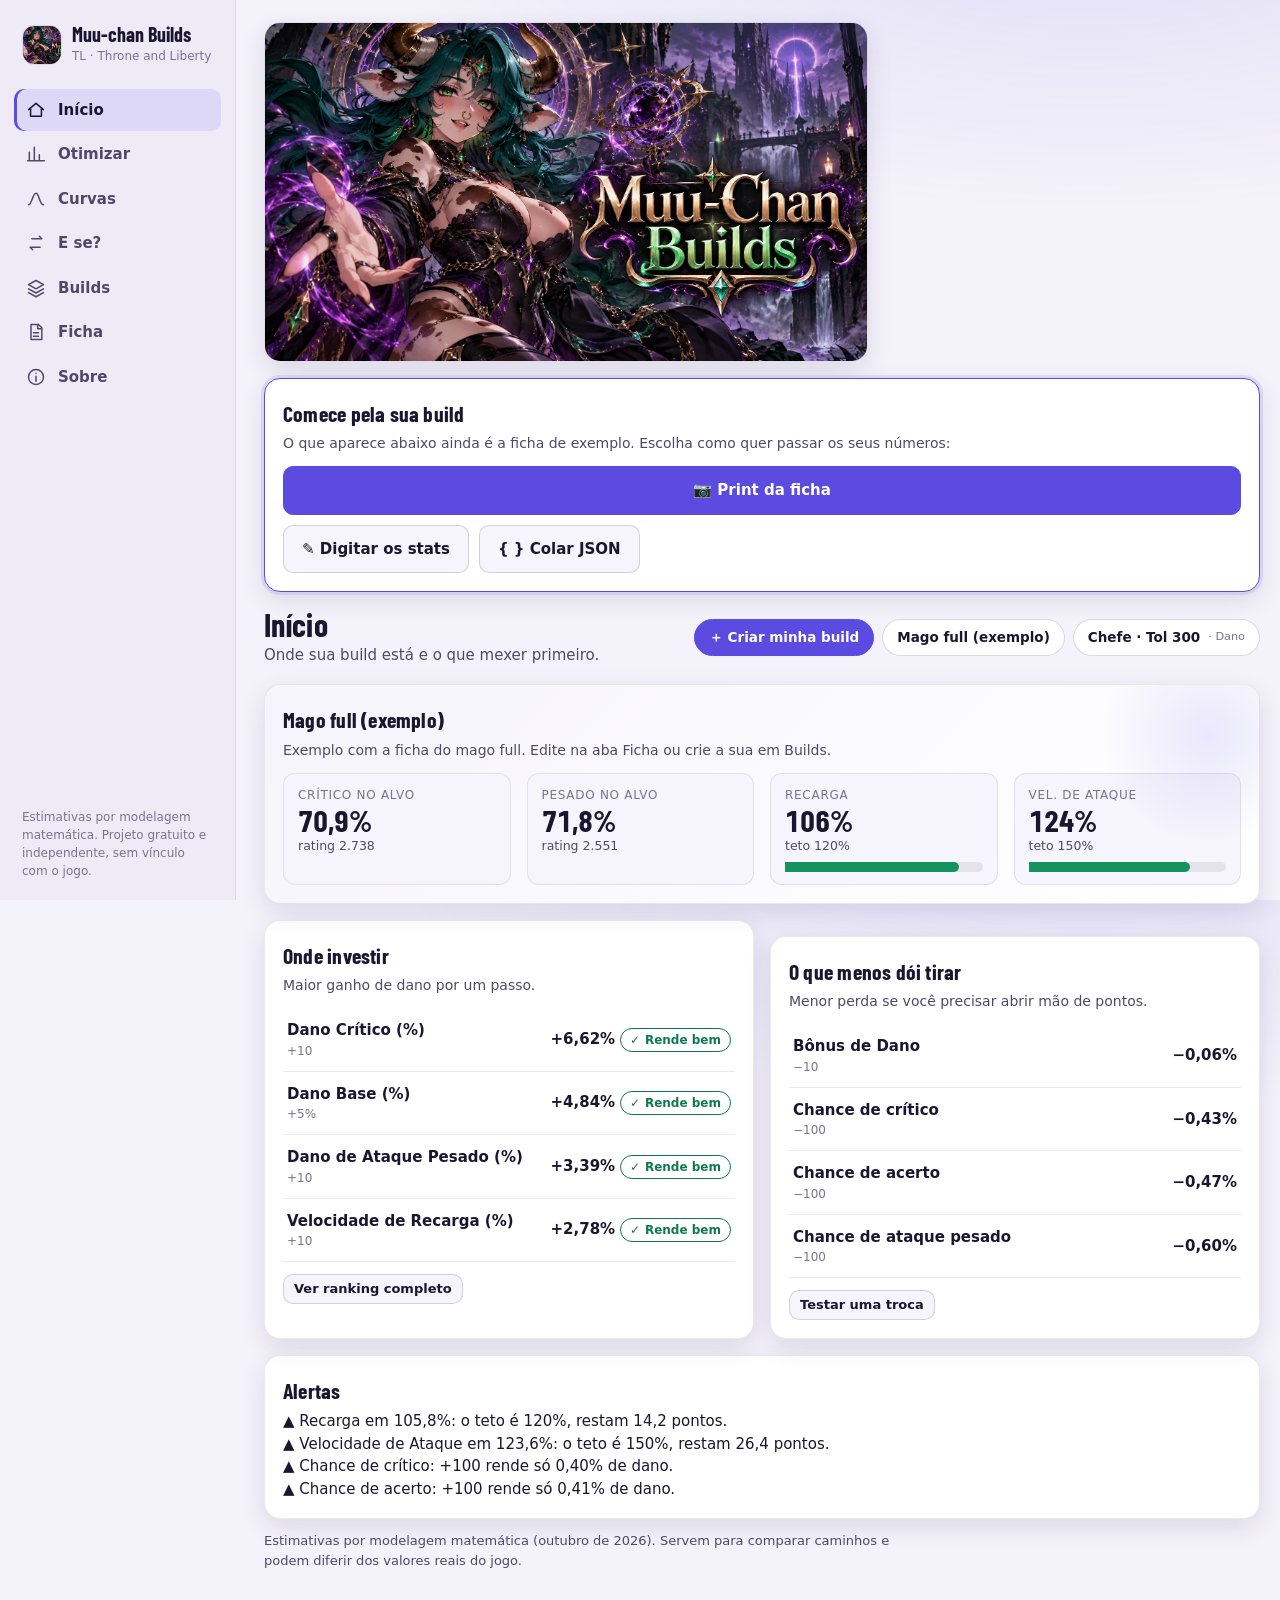
<file: index.html>
<!doctype html>
<html lang="pt-BR">
<head>
<meta charset="utf-8">
<meta name="viewport" content="width=device-width, initial-scale=1, viewport-fit=cover">
<title>Muu-chan Builds TL</title>
<meta name="theme-color" content="#0f0d17">
<meta name="description" content="Otimizador de build de Throne and Liberty: retorno decrescente de cada stat e simulação de trocas.">
<link rel="manifest" href="manifest.webmanifest">
<link rel="icon" href="icons/favicon-64.png" type="image/png">
<link rel="apple-touch-icon" href="icons/icon-192.png">
<link rel="preconnect" href="https://fonts.googleapis.com">
<link rel="stylesheet" href="https://fonts.googleapis.com/css2?family=Barlow+Condensed:wght@600;700&display=swap">
<link rel="stylesheet" href="css/app.css">
</head>
<body>
<div class="app">
  <aside class="side">
    <div class="brand">
      <img class="avatar" src="img/muu-chan.webp" alt="Muu-chan">
      <div><b>Muu-chan Builds</b><small>TL · Throne and Liberty</small></div>
    </div>
    <nav class="nav" id="nav" aria-label="Seções"></nav>
    <div class="grow"></div>
    <p class="muted" style="font-size:12px;margin:0 8px">Estimativas por modelagem matemática. Projeto gratuito e independente, sem vínculo com o jogo.</p>
  </aside>
  <main class="main" id="view"></main>
</div>
<nav class="bnav" id="bnav" aria-label="Seções"></nav>
<dialog id="sheet" aria-label="Alvo e foco"></dialog>
<script src="js/engine.js"></script>
<script src="js/ocr.js"></script>
<script src="js/app.js"></script>
</body>
</html>
</file>
<file: css/app.css>
/* Otimizador de Build (Throne and Liberty): tema escuro por padrao, claro pelo sistema ou pelo botao. */
:root {
  --bg: #0f0d17; --bg2: #14111f; --card: #1a1628; --card2: #231d36; --line: rgba(255,255,255,.08); --line2: rgba(255,255,255,.14);
  --ink: #eeeaf7; --ink2: #b9b3cf; --muted: #8a839f;
  --accent: #8b7cff; --accent-ink: #ffffff; --accent-soft: rgba(139,124,255,.16); --gold: #e9b949;
  --good: #3ecf8e; --warn: #f5b942; --crit: #ff6b6b; --zero: #6b6580;
  --good-ink: #5ce0a6; --warn-ink: #f7c761; --crit-ink: #ff8f8f;
  --grid: rgba(255,255,255,.07); --shadow: 0 10px 30px rgba(0,0,0,.35); --band: .16;
  --display: "Barlow Condensed", "Arial Narrow", system-ui, sans-serif;
  --sans: system-ui, -apple-system, "Segoe UI", Roboto, sans-serif;
  color-scheme: dark;
}
@media (prefers-color-scheme: light) { :root:not([data-theme="dark"]) {
  --bg: #f4f2fa; --bg2: #ece9f6; --card: #ffffff; --card2: #f6f4fc; --line: rgba(27,22,48,.09); --line2: rgba(27,22,48,.16);
  --ink: #1b1630; --ink2: #4f4968; --muted: #7a7491; --accent: #5b4be0; --accent-soft: rgba(91,75,224,.12); --gold: #b7791f;
  --good: #14935f; --warn: #c98500; --crit: #d03b3b; --good-ink: #0e7a4d; --warn-ink: #8a5a00; --crit-ink: #b02a2a;
  --grid: rgba(27,22,48,.08); --shadow: 0 8px 24px rgba(40,30,90,.12); --band: .12; color-scheme: light; } }
:root[data-theme="light"] {
  --bg: #f4f2fa; --bg2: #ece9f6; --card: #ffffff; --card2: #f6f4fc; --line: rgba(27,22,48,.09); --line2: rgba(27,22,48,.16);
  --ink: #1b1630; --ink2: #4f4968; --muted: #7a7491; --accent: #5b4be0; --accent-soft: rgba(91,75,224,.12); --gold: #b7791f;
  --good: #14935f; --warn: #c98500; --crit: #d03b3b; --good-ink: #0e7a4d; --warn-ink: #8a5a00; --crit-ink: #b02a2a;
  --grid: rgba(27,22,48,.08); --shadow: 0 8px 24px rgba(40,30,90,.12); --band: .12; color-scheme: light; }

* { box-sizing: border-box; -webkit-tap-highlight-color: transparent; }
html, body { height: 100%; }
body { margin: 0; background: radial-gradient(1200px 500px at 85% -10%, var(--accent-soft), transparent 60%), var(--bg); color: var(--ink);
  font-family: var(--sans); font-size: 15px; line-height: 1.5; }
h1, h2, h3 { font-family: var(--display); font-weight: 700; letter-spacing: .01em; margin: 0; text-wrap: balance; }
h1 { font-size: 2rem; line-height: 1.05; } h2 { font-size: 1.35rem; } h3 { font-size: 1.1rem; }
button, input, select, textarea { font: inherit; color: inherit; }
:focus-visible { outline: 2px solid var(--accent); outline-offset: 2px; border-radius: 6px; }
.num { font-variant-numeric: tabular-nums; white-space: nowrap; }
.muted { color: var(--muted); } .ink2 { color: var(--ink2); }
[hidden] { display: none !important; }

/* shell */
.app { display: grid; grid-template-columns: 236px minmax(0, 1fr); min-height: 100%; }
.side { position: sticky; top: 0; height: 100vh; padding: 20px 14px; display: flex; flex-direction: column; gap: 6px; border-right: 1px solid var(--line); background: color-mix(in srgb, var(--bg2) 70%, transparent); }
.brand { display: flex; align-items: center; gap: 10px; padding: 4px 8px 16px; }
.brand svg { width: 34px; height: 34px; flex: none; }
.brand .avatar { width: 40px; height: 40px; flex: none; border-radius: 12px; object-fit: cover; object-position: 28% 22%; border: 1px solid var(--line); }
.banner { border-radius: 16px; overflow: hidden; border: 1px solid var(--line); box-shadow: var(--shadow); margin-bottom: 16px; aspect-ratio: 16 / 9; max-height: 340px; }
.banner img { width: 100%; height: 100%; object-fit: cover; object-position: 30% 35%; display: block; }
.brand b { font-family: var(--display); font-size: 1.25rem; line-height: 1; display: block; }
.brand small { color: var(--muted); font-size: 12px; }
.nav { display: flex; flex-direction: column; gap: 2px; }
.nav a { display: flex; align-items: center; gap: 12px; padding: 10px 12px; border-radius: 10px; color: var(--ink2); text-decoration: none; font-weight: 600; }
.nav a svg { width: 20px; height: 20px; flex: none; }
.nav a:hover { background: var(--accent-soft); color: var(--ink); }
.nav a[aria-current=page] { background: var(--accent-soft); color: var(--ink); box-shadow: inset 3px 0 0 var(--accent); }
.side .grow { flex: 1; }
.main { min-width: 0; padding: 22px max(20px, env(safe-area-inset-right, 0px)) 60px 28px; max-width: 1120px; width: 100%; }
.top { display: flex; align-items: center; gap: 12px; flex-wrap: wrap; margin-bottom: 18px; }
.top .title { flex: 1 1 220px; min-width: 0; }
.top .title p { margin: 2px 0 0; color: var(--ink2); }
.ctx { display: flex; gap: 8px; flex-wrap: wrap; }
.pillbtn { display: inline-flex; align-items: center; gap: 8px; background: var(--card); border: 1px solid var(--line2); color: var(--ink); border-radius: 99px; padding: 7px 14px; cursor: pointer; font-weight: 600; font-size: 13.5px; }
.pillbtn:hover { border-color: var(--accent); }
.pillbtn.cta { background: var(--accent); border-color: var(--accent); color: var(--accent-ink); }
.pillbtn.cta:hover { filter: brightness(1.08); }
.card.start { border-color: var(--accent); box-shadow: 0 0 0 3px var(--accent-soft), var(--shadow); margin-bottom: 16px; }
.pill.off { opacity: .45; }
.vazio { padding: 18px; border: 1px dashed var(--line2); border-radius: 12px; color: var(--ink2); }
@media (min-width: 900px) { .scrollx { flex-wrap: wrap; overflow-x: visible; } }
.metodos { display: grid; grid-template-columns: repeat(3, 1fr); gap: 10px; }
.metodo { display: flex; flex-direction: column; align-items: flex-start; gap: 2px; text-align: left; padding: 12px; border: 2px solid var(--line2); background: var(--card); color: var(--ink); border-radius: 14px; cursor: pointer; font: inherit; }
.metodo .mi { font-size: 20px; line-height: 1.2; } .metodo small { color: var(--muted); font-size: 12px; }
.metodo:hover { border-color: var(--accent); }
.metodo[aria-selected=true] { border-color: var(--accent); background: var(--accent-soft); }
.confirmbar { position: sticky; bottom: 12px; z-index: 15; display: flex; justify-content: space-between; align-items: center; gap: 12px; flex-wrap: wrap; margin-top: 16px; padding: 12px 16px; border-radius: 16px; background: var(--card); border: 2px solid var(--accent); box-shadow: var(--shadow); }
.confirmbar .cb-t b, .confirmbar .cb-t small { display: block; } .confirmbar .cb-t small { color: var(--muted); font-size: 12.5px; }
@media (max-width: 899px) { .confirmbar { bottom: calc(72px + env(safe-area-inset-bottom, 0px)); } }
@media (max-width: 560px) { .metodos { grid-template-columns: 1fr; } .metodo { flex-direction: row; align-items: center; gap: 10px; flex-wrap: wrap; } .metodo small { flex-basis: 100%; } }
.btn.big { padding: 12px 18px; font-size: 15px; font-weight: 700; }
.pillbtn small { color: var(--muted); font-weight: 500; }

/* cards */
.card { background: var(--card); border: 1px solid var(--line); border-radius: 16px; padding: 18px; box-shadow: var(--shadow); min-width: 0; }
.card + .card, .stack > * + * { margin-top: 16px; }
.grid { display: grid; gap: 16px; }
.g2 { grid-template-columns: repeat(2, minmax(0, 1fr)); } .g3 { grid-template-columns: repeat(3, minmax(0, 1fr)); } .g4 { grid-template-columns: repeat(4, minmax(0, 1fr)); }
.card h2 { margin-bottom: 4px; } .card .sub { color: var(--ink2); margin: 0 0 12px; font-size: 14px; }
.hero { background: linear-gradient(135deg, var(--card2), var(--card)); position: relative; overflow: hidden; }
.hero::after { content: ""; position: absolute; right: -60px; top: -60px; width: 220px; height: 220px; border-radius: 50%; background: radial-gradient(circle, var(--accent-soft), transparent 70%); }
.tile { background: var(--card2); border: 1px solid var(--line); border-radius: 12px; padding: 12px 14px; }
.tile .k { font-size: 12px; letter-spacing: .06em; text-transform: uppercase; color: var(--muted); }
.tile .v { font-family: var(--display); font-size: 1.9rem; font-weight: 700; line-height: 1.1; font-variant-numeric: tabular-nums; }
.tile .d { font-size: 12.5px; color: var(--ink2); }
.lead { font-size: 17px; margin: 0 0 14px; max-width: 70ch; } .lead strong { color: var(--ink); }
.note { font-size: 13px; color: var(--ink2); margin: 12px 0 0; max-width: 78ch; }

/* chips / zonas */
.chip { display: inline-flex; align-items: center; gap: 5px; font-size: 12px; font-weight: 700; padding: 2px 9px; border-radius: 99px; border: 1px solid currentColor; white-space: nowrap; }
.z-good { color: var(--good-ink); } .z-warn { color: var(--warn-ink); } .z-crit { color: var(--crit-ink); } .z-zero { color: var(--muted); }
.bar { height: 10px; background: var(--grid); border-radius: 0 5px 5px 0; overflow: hidden; }
.bar i { display: block; height: 100%; border-radius: 0 5px 5px 0; transition: width .3s ease; }
i.f-good { background: var(--good); } i.f-warn { background: var(--warn); } i.f-crit { background: var(--crit); } i.f-zero { background: var(--zero); }

/* ranking */
.rk { display: grid; grid-template-columns: minmax(0, 1.3fr) minmax(0, 1.6fr) 80px 120px; gap: 6px 16px; align-items: center; padding: 11px 4px; border-bottom: 1px solid var(--line); }
.rk:last-child { border-bottom: 0; }
.rk .nm { font-weight: 600; } .rk .nm small { display: block; color: var(--muted); font-weight: 400; font-size: 12px; }
.rk .bw { display: flex; align-items: center; gap: 10px; } .rk .bw .bar { flex: 1; } .rk .bw b { min-width: 64px; text-align: right; }
.rk .ds { color: var(--ink2); text-align: right; }
.mo { display: none; }
.rkh { font-size: 11.5px; letter-spacing: .06em; text-transform: uppercase; color: var(--muted); border-bottom: 1px solid var(--line2); }

/* controles */
.seg { display: inline-flex; background: var(--bg2); border: 1px solid var(--line); border-radius: 10px; padding: 3px; gap: 2px; flex-wrap: wrap; }
.seg button { border: 0; background: transparent; padding: 6px 12px; border-radius: 8px; cursor: pointer; color: var(--ink2); font-weight: 600; font-size: 13.5px; }
.seg button[aria-pressed=true] { background: var(--accent); color: var(--accent-ink); }
.btn { border: 1px solid var(--line2); background: var(--card2); color: var(--ink); border-radius: 10px; padding: 8px 14px; cursor: pointer; font-weight: 600; }
.btn:hover { border-color: var(--accent); } .btn.main { background: var(--accent); border-color: var(--accent); color: var(--accent-ink); } .btn.sm { padding: 4px 10px; font-size: 13px; } .btn.danger:hover { border-color: var(--crit); color: var(--crit-ink); }
.field { display: flex; flex-direction: column; gap: 4px; min-width: 0; }
.field > span, .lab { font-size: 12px; letter-spacing: .05em; text-transform: uppercase; color: var(--muted); }
input[type=number], input[type=text], select, textarea { background: var(--bg2); border: 1px solid var(--line2); border-radius: 10px; padding: 8px 10px; min-width: 0; width: 100%; }
input[type=number] { font-variant-numeric: tabular-nums; }
input[type=range] { width: 100%; accent-color: var(--accent); }
.row { display: flex; flex-wrap: wrap; gap: 10px; align-items: center; }
.pills { display: flex; gap: 6px; flex-wrap: wrap; }
.pill { border: 1px solid var(--line2); background: transparent; color: var(--ink2); border-radius: 99px; padding: 4px 11px; cursor: pointer; font-size: 13px; }
.pill:hover, .pill.on { border-color: var(--accent); color: var(--ink); background: var(--accent-soft); }
.scrollx { display: flex; gap: 6px; overflow-x: auto; padding-bottom: 6px; scrollbar-width: thin; }
.scrollx .pill { flex: none; }

/* grafico */
.chart { position: relative; } .chart svg { width: 100%; height: auto; display: block; touch-action: pan-y; }
.band { fill-opacity: var(--band); } .band.z-good { fill: var(--good); } .band.z-warn { fill: var(--warn); } .band.z-crit { fill: var(--crit); } .band.z-zero { fill: var(--zero); }
.gl { stroke: var(--grid); } .ax { stroke: var(--line2); } .rf { stroke: var(--muted); stroke-dasharray: 2 4; }
.tk { fill: var(--muted); font-size: 11.5px; font-variant-numeric: tabular-nums; } .lb { fill: var(--ink2); font-size: 12px; font-weight: 700; }
.ln { fill: none; stroke: var(--accent); stroke-width: 2.6; stroke-linejoin: round; stroke-linecap: round; }
.you { fill: var(--gold); stroke: var(--card); stroke-width: 2.5; } .stp { stroke: var(--ink2); stroke-dasharray: 4 3; } .xh { stroke: var(--ink2); }
.tip { position: absolute; top: 8px; width: 190px; background: var(--card2); border: 1px solid var(--line2); border-radius: 10px; padding: 9px 11px; font-size: 12.5px; line-height: 1.45; pointer-events: none; box-shadow: var(--shadow); }

/* e se */
.wf { display: grid; grid-template-columns: minmax(0, 1fr) 120px auto; gap: 8px; margin-bottom: 8px; align-items: center; }
.verdict { display: flex; gap: 10px; align-items: center; font-size: 1.15rem; font-weight: 700; padding: 14px 16px; border-radius: 12px; border: 1px solid currentColor; margin: 14px 0; }
.vd-good { color: var(--good-ink); background: color-mix(in srgb, var(--good) 10%, transparent); } .vd-warn { color: var(--warn-ink); background: color-mix(in srgb, var(--warn) 10%, transparent); }
.vd-crit { color: var(--crit-ink); background: color-mix(in srgb, var(--crit) 10%, transparent); } .vd-zero { color: var(--muted); }
.up { color: var(--good-ink); font-weight: 700; } .dn { color: var(--crit-ink); font-weight: 700; }
.tbl { width: 100%; border-collapse: collapse; font-size: 14px; }
.tbl th, .tbl td { text-align: left; padding: 9px 8px; border-bottom: 1px solid var(--line); vertical-align: top; }
.tbl thead th { font-size: 11.5px; letter-spacing: .06em; text-transform: uppercase; color: var(--muted); }
.scroll { overflow-x: auto; }

/* builds / ficha */
.bcard { display: flex; flex-direction: column; gap: 10px; border: 1px solid var(--line); border-radius: 14px; padding: 14px; background: var(--card2); }
.bcard.on { border-color: var(--accent); box-shadow: 0 0 0 1px var(--accent) inset; }
.bcard .tag { font-size: 11px; font-weight: 700; color: var(--gold); letter-spacing: .06em; text-transform: uppercase; }
fieldset { border: 1px solid var(--line); border-radius: 12px; margin: 0 0 14px; padding: 10px 14px 6px; min-width: 0; }
legend { font-family: var(--display); font-weight: 700; font-size: 1.1rem; padding: 0 6px; }
.frm { display: grid; grid-template-columns: repeat(2, minmax(0, 1fr)); gap: 10px 18px; }
.frm .field > span { text-transform: none; letter-spacing: 0; font-size: 13px; color: var(--ink2); }

.drop { display: flex; flex-direction: column; align-items: center; gap: 2px; padding: 22px 14px; border: 2px dashed var(--line2); border-radius: 14px; cursor: pointer; text-align: center; color: var(--ink2); }
.drop:hover, .drop:focus-within { border-color: var(--accent); background: var(--accent-soft); } .drop b { color: var(--ink); } .drop small { color: var(--muted); }
input[type=checkbox] { width: 18px; height: 18px; accent-color: var(--accent); }
/* sheet */
dialog { border: 1px solid var(--line2); border-radius: 18px; background: var(--card); color: var(--ink); padding: 0; width: min(560px, calc(100vw - 24px)); box-shadow: var(--shadow); }
dialog::backdrop { background: rgba(5,3,12,.6); backdrop-filter: blur(3px); }
.sheet-h { display: flex; align-items: center; padding: 16px 18px 6px; } .sheet-h h2 { flex: 1; } .sheet-b { padding: 8px 18px 18px; display: flex; flex-direction: column; gap: 14px; }

.toast { position: fixed; left: 50%; bottom: 84px; transform: translateX(-50%); background: var(--card2); border: 1px solid var(--line2); padding: 10px 16px; border-radius: 12px; box-shadow: var(--shadow); z-index: 50; font-weight: 600; }

/* mobile */
.bnav { display: none; }
@media (max-width: 899px) {
  .app { grid-template-columns: 1fr; } .side { display: none; }
  .main { padding: 16px max(16px, env(safe-area-inset-right, 0px)) 96px max(16px, env(safe-area-inset-left, 0px)); }
  .bnav { display: grid; grid-template-columns: repeat(5, 1fr); position: fixed; left: 0; right: 0; bottom: 0; z-index: 20; padding: 6px max(8px, env(safe-area-inset-right, 0px)) calc(6px + env(safe-area-inset-bottom, 0px)) max(8px, env(safe-area-inset-left, 0px));
    background: color-mix(in srgb, var(--bg2) 92%, transparent); backdrop-filter: blur(12px); border-top: 1px solid var(--line2); }
  .bnav a { display: flex; flex-direction: column; align-items: center; gap: 2px; font-size: 11px; font-weight: 600; color: var(--muted); text-decoration: none; padding: 6px 0; border-radius: 10px; }
  .bnav a svg { width: 22px; height: 22px; } .bnav a[aria-current=page] { color: var(--ink); background: var(--accent-soft); }
  .g2, .g3, .g4 { grid-template-columns: 1fr; } .g4.keep2 { grid-template-columns: repeat(2, minmax(0, 1fr)); }
  .rk { grid-template-columns: minmax(0, 1fr) auto; grid-template-areas: "n z" "b b" "d d"; } .rk .nm { grid-area: n; } .rk .bw { grid-area: b; } .rk .zn { grid-area: z; } .rk .ds { grid-area: d; text-align: left; font-size: 12.5px; } .mo { display: inline; } .rkh { display: none; }
  .frm { grid-template-columns: 1fr; } .wf { grid-template-columns: minmax(0, 1fr) 96px auto; } h1 { font-size: 1.7rem; }
}
@media (prefers-reduced-motion: reduce) { * { transition: none !important; animation: none !important; } }
</file>
